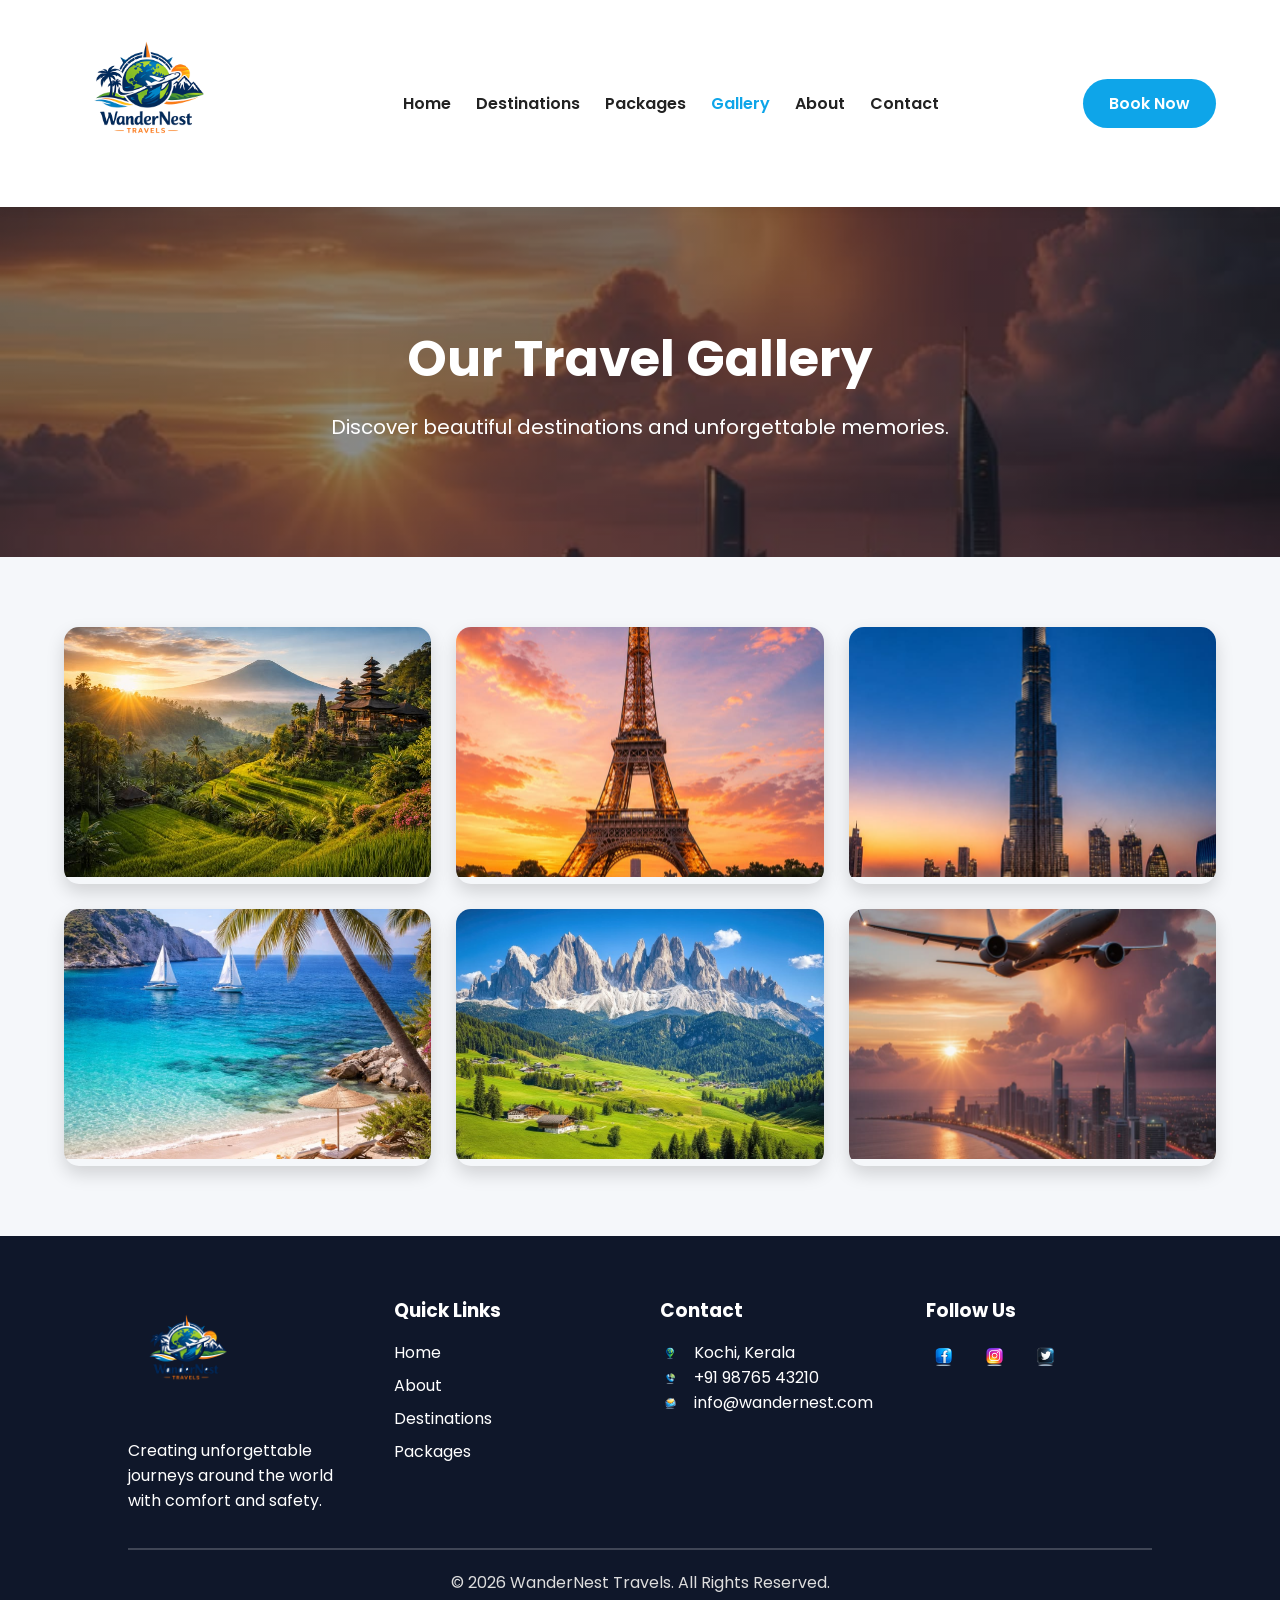
<file: gallery.html>
<!DOCTYPE html>
<html lang="en">

<head>

    <meta charset="UTF-8">
    <meta name="viewport" content="width=device-width, initial-scale=1.0">

    <title>Gallery | WanderNest Travels</title>

    <link rel="stylesheet" href="css/gallery.css">

</head>

<body>

    <!-- ================= HEADER ================= -->

    <header>

        <nav class="navbar">

            <div class="logo">

                <img src="icons/logo.png" alt="WanderNest Logo">

            </div>

            <ul class="nav-links">

                <li><a href="index.html">Home</a></li>
                <li><a href="destinations.html">Destinations</a></li>
                <li><a href="packages.html">Packages</a></li>
                <li><a href="gallery.html" class="active">Gallery</a></li>
                <li><a href="about.html">About</a></li>
                <li><a href="contact.html">Contact</a></li>

            </ul>

            <a href="#" class="book-btn">Book Now</a>

        </nav>

    </header>

    <!-- ================= HERO ================= -->

    <section class="gallery-hero">

        <h1>Our Travel Gallery</h1>

        <p>
            Discover beautiful destinations and unforgettable memories.
        </p>

    </section>

    <!-- ================= GALLERY ================= -->

    <section class="gallery">

        <div class="gallery-container">

            <div class="gallery-item">
                <img src="images/bali.jpg" alt="Bali">
            </div>

            <div class="gallery-item">
                <img src="images/paris.jpg" alt="Paris">
            </div>

            <div class="gallery-item">
                <img src="images/dubai.jpg" alt="Dubai">
            </div>

            <div class="gallery-item">
                <img src="images/beach.jpg" alt="Beach">
            </div>

            <div class="gallery-item">
                <img src="images/mountains.jpg" alt="Mountains">
            </div>

            <div class="gallery-item">
                <img src="images/hero.jpg" alt="Travel">
            </div>

        </div>

    </section>

    <!-- ================= FOOTER ================= -->

    <footer>

        <div class="footer-container">

            <div>

                <img src="icons/logo.png" class="footer-logo" alt="Logo">

                <p>
                    Creating unforgettable journeys around the world with comfort and safety.
                </p>

            </div>

            <div>

                <h3>Quick Links</h3>

                <a href="index.html">Home</a>
                <a href="about.html">About</a>
                <a href="destinations.html">Destinations</a>
                <a href="packages.html">Packages</a>

            </div>

            <div>

                <h3>Contact</h3>

                <p>
                    <img src="icons/location.png" class="footer-icon">
                    Kochi, Kerala
                </p>

                <p>
                    <img src="icons/phone.png" class="footer-icon">
                    +91 98765 43210
                </p>

                <p>
                    <img src="icons/email.png" class="footer-icon">
                    info@wandernest.com
                </p>

            </div>

            <div>

                <h3>Follow Us</h3>

                <img src="icons/facebook.png" class="social-icon" alt="Facebook">

                <img src="icons/instagram.png" class="social-icon" alt="Instagram">

                <img src="icons/twitter.png" class="social-icon" alt="Twitter">

            </div>

        </div>

        <hr>

        <p class="copyright">
            © 2026 WanderNest Travels. All Rights Reserved.
        </p>

    </footer>

</body>

</html>
</file>
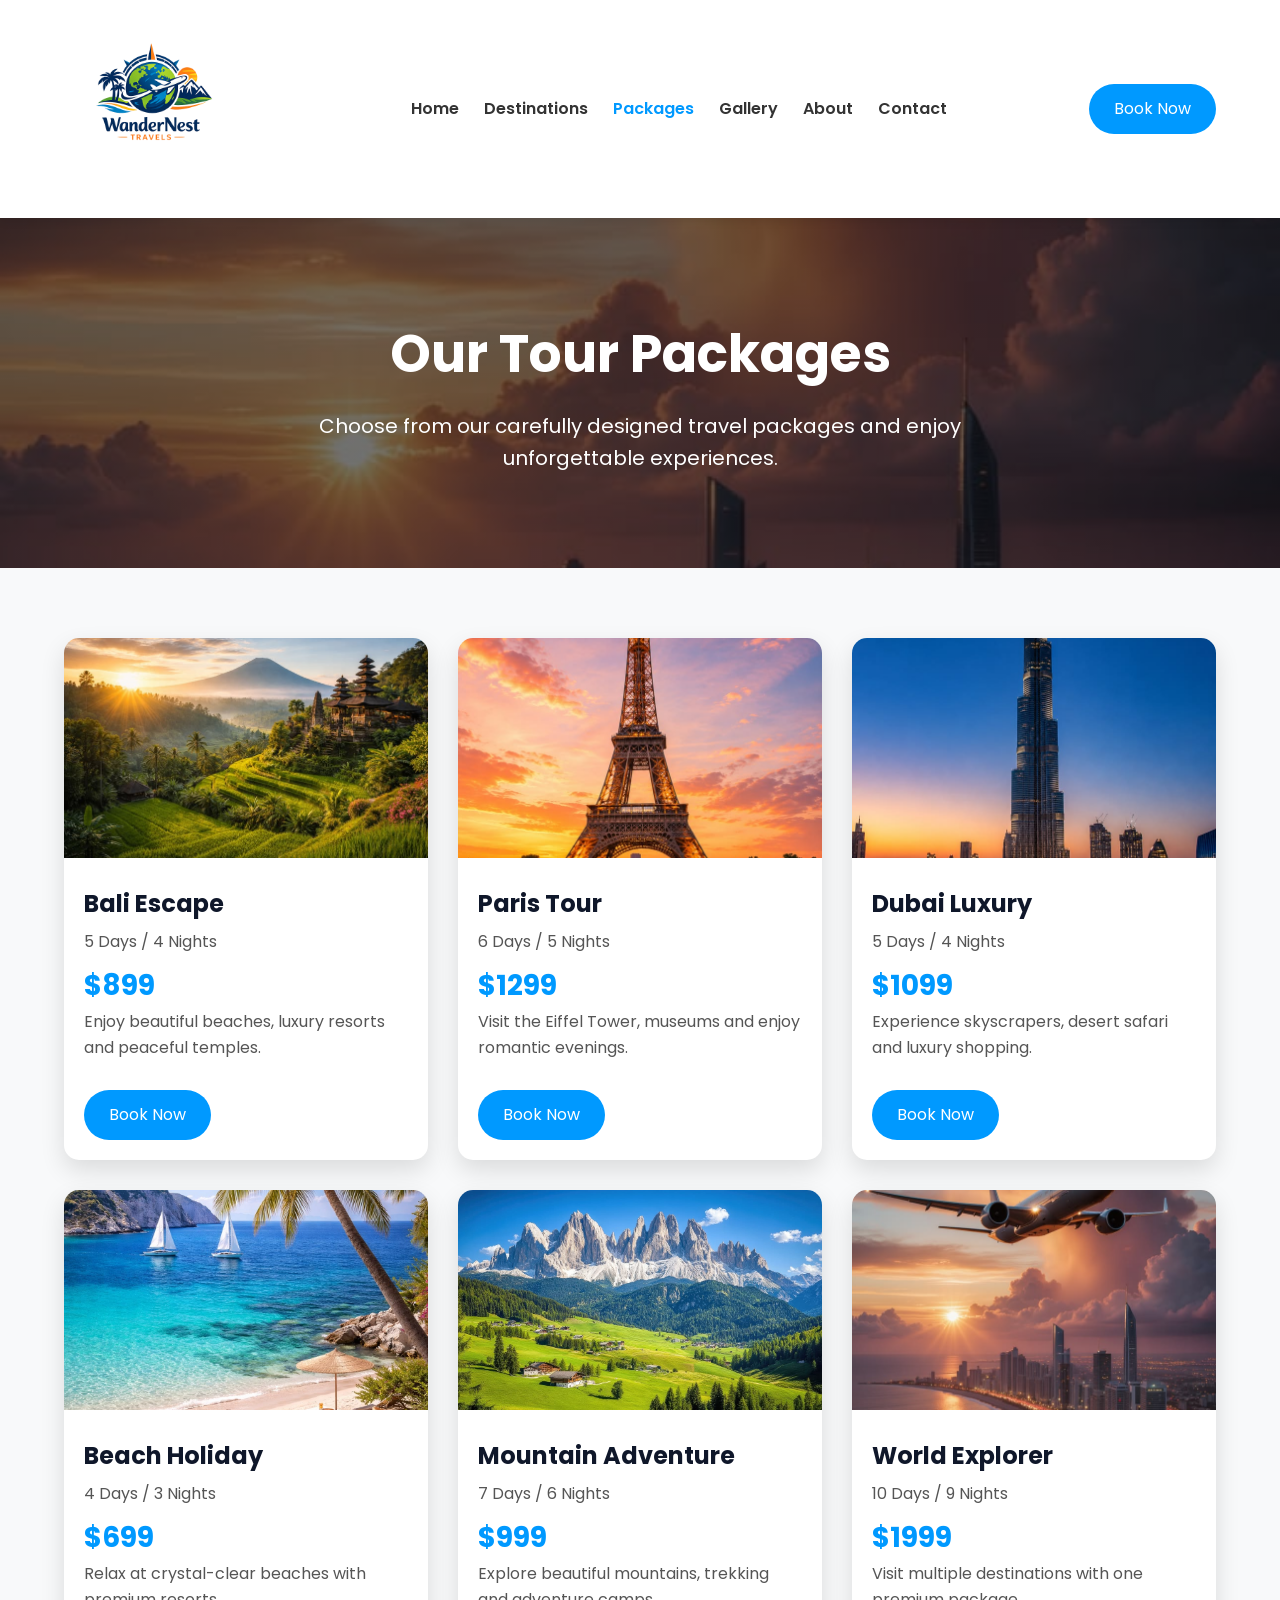
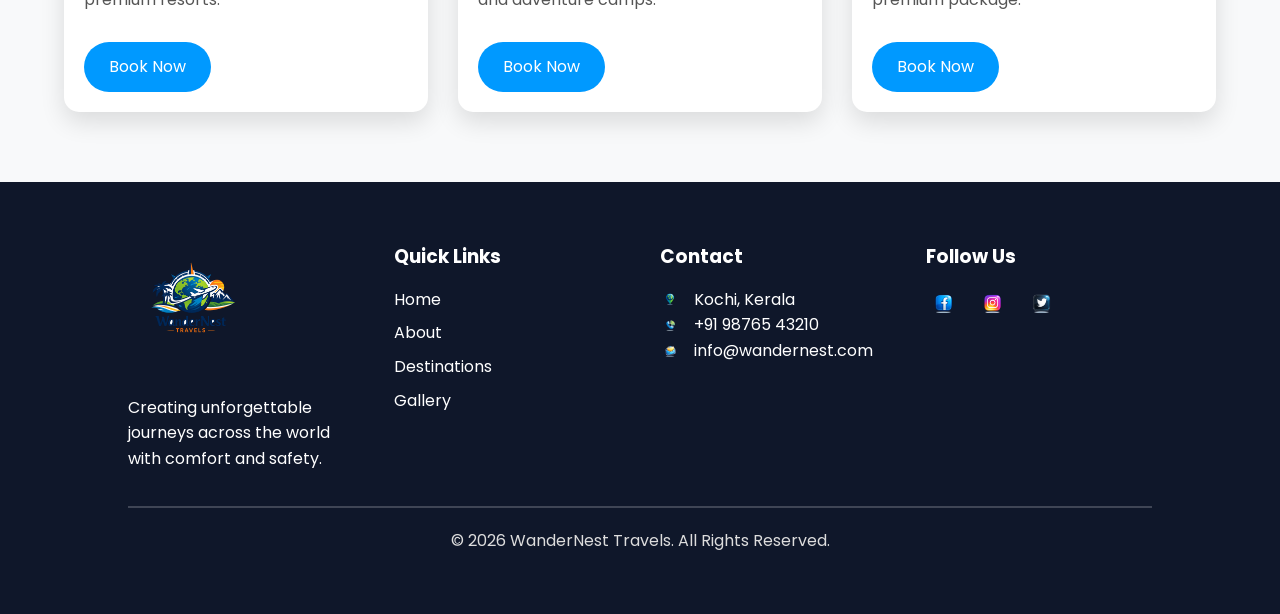
<file: packages.html>
<!DOCTYPE html>
<html lang="en">

<head>

    <meta charset="UTF-8">
    <meta name="viewport" content="width=device-width, initial-scale=1.0">

    <title>Packages | WanderNest Travels</title>

    <link rel="stylesheet" href="css/packages.css">




<!DOCTYPE html>
<html lang="en">

<head>

    <meta charset="UTF-8">
    <meta name="viewport" content="width=device-width, initial-scale=1.0">

    <title>Packages | WanderNest Travels</title>

    <link rel="stylesheet" href="css/packages.css">
    <link rel="stylesheet" href="css/booking.css">

</head>

<body>



<header>

<nav class="navbar">

<div class="logo">
<img src="icons/logo.png" alt="Logo">
</div>

<ul class="nav-links">
<li><a href="index.html">Home</a></li>
<li><a href="destinations.html">Destinations</a></li>
<li><a href="packages.html" class="active">Packages</a></li>
<li><a href="gallery.html">Gallery</a></li>
<li><a href="about.html">About</a></li>
<li><a href="contact.html">Contact</a></li>
</ul>

<a href="#" class="book-btn">Book Now</a>

</nav>

</header>

<!-- Hero Section -->

<section class="package-hero">

<h1>Our Tour Packages</h1>

<p>
Choose from our carefully designed travel packages and enjoy unforgettable experiences.
</p>

</section>

<!-- Package Cards -->

<section class="packages">

<div class="package-container">

<div class="package-card">

<img src="images/bali.jpg" alt="Bali">

<h2>Bali Escape</h2>

<p>5 Days / 4 Nights</p>

<h3>$899</h3>

<p>
Enjoy beautiful beaches, luxury resorts and peaceful temples.
</p>

<a href="#" class="btn">Book Now</a>

</div>

<div class="package-card">

<img src="images/paris.jpg" alt="Paris">

<h2>Paris Tour</h2>

<p>6 Days / 5 Nights</p>

<h3>$1299</h3>

<p>
Visit the Eiffel Tower, museums and enjoy romantic evenings.
</p>

<a href="#" class="btn">Book Now</a>

</div>

<div class="package-card">

<img src="images/dubai.jpg" alt="Dubai">

<h2>Dubai Luxury</h2>

<p>5 Days / 4 Nights</p>

<h3>$1099</h3>

<p>
Experience skyscrapers, desert safari and luxury shopping.
</p>

<a href="#" class="btn">Book Now</a>

</div>

<div class="package-card">

<img src="images/beach.jpg" alt="Beach">

<h2>Beach Holiday</h2>

<p>4 Days / 3 Nights</p>

<h3>$699</h3>

<p>
Relax at crystal-clear beaches with premium resorts.
</p>

<a href="#" class="btn">Book Now</a>

</div>

<div class="package-card">

<img src="images/mountains.jpg" alt="Mountains">

<h2>Mountain Adventure</h2>

<p>7 Days / 6 Nights</p>

<h3>$999</h3>

<p>
Explore beautiful mountains, trekking and adventure camps.
</p>

<a href="#" class="btn">Book Now</a>

</div>

<div class="package-card">

<img src="images/hero.jpg" alt="World Tour">

<h2>World Explorer</h2>

<p>10 Days / 9 Nights</p>

<h3>$1999</h3>

<p>
Visit multiple destinations with one premium package.
</p>

<a href="#" class="btn">Book Now</a>

</div>

</div>

</section>

<!-- Footer -->

<footer>

<div class="footer-container">

<div>

<img src="icons/logo.png" class="footer-logo" alt="Logo">

<p>
Creating unforgettable journeys across the world with comfort and safety.
</p>

</div>

<div>

<h3>Quick Links</h3>

<a href="index.html">Home</a>
<a href="about.html">About</a>
<a href="destinations.html">Destinations</a>
<a href="gallery.html">Gallery</a>

</div>

<div>

<h3>Contact</h3>

<p><img src="icons/location.png" class="footer-icon"> Kochi, Kerala</p>

<p><img src="icons/phone.png" class="footer-icon"> +91 98765 43210</p>

<p><img src="icons/email.png" class="footer-icon"> info@wandernest.com</p>

</div>

<div>

<h3>Follow Us</h3>

<img src="icons/facebook.png" class="social-icon" alt="Facebook">

<img src="icons/instagram.png" class="social-icon" alt="Instagram">

<img src="icons/twitter.png" class="social-icon" alt="Twitter">

</div>

</div>

<hr>

<p class="copyright">

© 2026 WanderNest Travels. All Rights Reserved.

</p>

</footer>

<script src="js/booking.js"></script>

</body>
</html>
</file>
<file: css/gallery.css>
/* ================= GOOGLE FONT ================= */

@import url('https://fonts.googleapis.com/css2?family=Poppins:wght@300;400;500;600;700&display=swap');

*{
    margin:0;
    padding:0;
    box-sizing:border-box;
    font-family:'Poppins',sans-serif;
}

body{
    background:#f5f7fa;
    color:#222;
}

/* ================= HEADER ================= */

header{
    background:#fff;
    box-shadow:0 2px 10px rgba(0,0,0,.08);
    position:sticky;
    top:0;
    z-index:1000;
}

.navbar{
    width:90%;
    margin:auto;
    display:flex;
    justify-content:space-between;
    align-items:center;
    padding:15px 0;
}

.logo img{
    width:170px;
    height:auto;
}

.nav-links{
    display:flex;
    list-style:none;
}

.nav-links li{
    margin-left:25px;
}

.nav-links a{
    text-decoration:none;
    color:#222;
    font-weight:600;
    transition:.3s;
}

.nav-links a:hover,
.nav-links .active{
    color:#0ea5e9;
}

.book-btn{
    text-decoration:none;
    background:#0ea5e9;
    color:#fff;
    padding:12px 26px;
    border-radius:30px;
    font-weight:600;
    transition:.3s;
}

.book-btn:hover{
    background:#0284c7;
}

/* ================= HERO ================= */

.gallery-hero{
    height:350px;
    background:
    linear-gradient(rgba(0,0,0,.45),rgba(0,0,0,.45)),
    url("../images/hero.jpg");
    background-size:cover;
    background-position:center;
    display:flex;
    flex-direction:column;
    justify-content:center;
    align-items:center;
    color:white;
    text-align:center;
}

.gallery-hero h1{
    font-size:50px;
    margin-bottom:15px;
}

.gallery-hero p{
    font-size:20px;
}

/* ================= GALLERY ================= */

.gallery{
    width:90%;
    margin:70px auto;
}

.gallery-container{
    display:grid;
    grid-template-columns:repeat(auto-fit,minmax(300px,1fr));
    gap:25px;
}

.gallery-item{
    overflow:hidden;
    border-radius:15px;
    box-shadow:0 8px 18px rgba(0,0,0,.15);
}

.gallery-item img{
    width:100%;
    height:250px;
    object-fit:cover;
    transition:.5s;
}

.gallery-item:hover img{
    transform:scale(1.08);
}

/* ================= FOOTER ================= */

footer{
    background:#0f172a;
    color:white;
    padding:60px 10%;
}

.footer-container{
    display:grid;
    grid-template-columns:repeat(auto-fit,minmax(220px,1fr));
    gap:40px;
}

.footer-logo{
    width:120px;
    margin-bottom:15px;
}

.footer-container h3{
    margin-bottom:15px;
}

.footer-container a{
    display:block;
    text-decoration:none;
    color:white;
    margin:8px 0;
}

.footer-container a:hover{
    color:#38bdf8;
}

.footer-icon{
    width:20px;
    vertical-align:middle;
    margin-right:10px;
}

.social-icon{
    width:35px;
    margin-right:12px;
    transition:.3s;
    cursor:pointer;
}

.social-icon:hover{
    transform:scale(1.2);
}

hr{
    margin:35px 0 20px;
    border:1px solid rgba(255,255,255,.2);
}

.copyright{
    text-align:center;
    color:#ddd;
}

/* ================= RESPONSIVE ================= */

@media(max-width:768px){

    .navbar{
        flex-direction:column;
        gap:15px;
    }

    .nav-links{
        flex-wrap:wrap;
        justify-content:center;
        margin:15px 0;
    }

    .nav-links li{
        margin:10px;
    }

    .gallery-hero h1{
        font-size:36px;
    }

    .gallery-hero p{
        font-size:17px;
    }

    .gallery-item img{
        height:220px;
    }

    .logo img{
        width:140px;
    }

}
</file>
<file: css/packages.css>
/* ================= GOOGLE FONT ================= */

@import url('https://fonts.googleapis.com/css2?family=Poppins:wght@300;400;500;600;700&display=swap');

*{
    margin:0;
    padding:0;
    box-sizing:border-box;
    font-family:'Poppins',sans-serif;
}

body{
    background:#f8f9fa;
    color:#333;
    line-height:1.6;
}

/* ================= HEADER ================= */

header{
    background:#fff;
    box-shadow:0 2px 10px rgba(0,0,0,0.1);
    position:sticky;
    top:0;
    z-index:1000;
}

.navbar{
    width:90%;
    margin:auto;
    display:flex;
    justify-content:space-between;
    align-items:center;
    padding:15px 0;
}

.logo img{
    width:180px;
    height:auto;
}

.nav-links{
    display:flex;
    list-style:none;
}

.nav-links li{
    margin-left:25px;
}

.nav-links a{
    text-decoration:none;
    color:#333;
    font-weight:600;
    transition:.3s;
}

.nav-links a:hover,
.nav-links .active{
    color:#0099ff;
}

.book-btn{
    text-decoration:none;
    background:#0099ff;
    color:#fff;
    padding:12px 25px;
    border-radius:30px;
    transition:.3s;
}

.book-btn:hover{
    background:#0077cc;
}

/* ================= HERO ================= */

.package-hero{
    height:350px;
    background:
    linear-gradient(rgba(0,0,0,.55),rgba(0,0,0,.55)),
    url("../images/hero.jpg");
    background-size:cover;
    background-position:center;
    display:flex;
    flex-direction:column;
    justify-content:center;
    align-items:center;
    text-align:center;
    color:white;
}

.package-hero h1{
    font-size:52px;
    margin-bottom:15px;
}

.package-hero p{
    font-size:20px;
    max-width:700px;
}

/* ================= PACKAGE SECTION ================= */

.packages{
    width:90%;
    margin:70px auto;
}

.package-container{
    display:grid;
    grid-template-columns:repeat(auto-fit,minmax(320px,1fr));
    gap:30px;
}

.package-card{
    background:#fff;
    border-radius:15px;
    overflow:hidden;
    box-shadow:0 10px 25px rgba(0,0,0,.12);
    transition:.4s;
}

.package-card:hover{
    transform:translateY(-10px);
}

.package-card img{
    width:100%;
    height:220px;
    object-fit:cover;
}

.package-card h2{
    padding:20px 20px 5px;
    color:#0f172a;
}

.package-card p{
    padding:0 20px 10px;
    color:#555;
}

.package-card h3{
    padding:0 20px;
    color:#0099ff;
    font-size:28px;
}

.btn{
    display:inline-block;
    margin:20px;
    padding:12px 25px;
    background:#0099ff;
    color:white;
    text-decoration:none;
    border-radius:30px;
    transition:.3s;
}

.btn:hover{
    background:#0077cc;
}

/* ================= FOOTER ================= */

footer{
    background:#0f172a;
    color:white;
    padding:60px 10%;
}

.footer-container{
    display:grid;
    grid-template-columns:repeat(auto-fit,minmax(220px,1fr));
    gap:40px;
}

.footer-logo{
    width:130px;
    margin-bottom:15px;
}

.footer-container h3{
    margin-bottom:15px;
}

.footer-container a{
    display:block;
    text-decoration:none;
    color:white;
    margin:8px 0;
}

.footer-container a:hover{
    color:#00bfff;
}

.footer-icon{
    width:20px;
    margin-right:10px;
    vertical-align:middle;
}

.social-icon{
    width:35px;
    margin-right:10px;
    cursor:pointer;
    transition:.3s;
}

.social-icon:hover{
    transform:scale(1.2);
}

hr{
    margin:35px 0 20px;
    border:1px solid rgba(255,255,255,.2);
}

.copyright{
    text-align:center;
    color:#ddd;
}

/* ================= RESPONSIVE ================= */

@media(max-width:768px){

    .navbar{
        flex-direction:column;
        gap:15px;
    }

    .nav-links{
        flex-wrap:wrap;
        justify-content:center;
    }

    .nav-links li{
        margin:10px;
    }

    .package-hero h1{
        font-size:36px;
    }

    .package-hero p{
        font-size:17px;
    }

    .logo img{
        width:150px;
    }

}
</file>
<file: css/booking.css>
#bookingPopup {
    display: none;
    position: fixed;
    inset: 0;
    background: rgba(0, 0, 0, 0.65);
    justify-content: center;
    align-items: center;
    z-index: 9999;
    padding: 20px;
}

.booking-box {
    position: relative;
    background: white;
    padding: 30px;
    border-radius: 12px;
    width: 100%;
    max-width: 420px;
    max-height: 90vh;
    overflow-y: auto;
    color: #222;
    box-sizing: border-box;
}

.booking-box h2 {
    margin-bottom: 20px;
    text-align: center;
}

.booking-box label {
    display: block;
    margin-top: 12px;
    font-weight: 600;
}

.booking-box input {
    width: 100%;
    padding: 10px;
    margin-top: 5px;
    border: 1px solid #ccc;
    border-radius: 6px;
    box-sizing: border-box;
    color: #222;
    background: white;
}

#closeBooking {
    position: absolute;
    right: 15px;
    top: 10px;
    background: none;
    border: none;
    font-size: 28px;
    cursor: pointer;
    color: #222;
}

#submitBooking {
    width: 100%;
    padding: 12px;
    margin-top: 20px;
    background: #163c53;
    color: white;
    border: none;
    border-radius: 6px;
    cursor: pointer;
}

#submitBooking:disabled {
    opacity: 0.6;
    cursor: wait;
}

#bookingMessage {
    text-align: center;
    margin-top: 15px;
}
</file>
